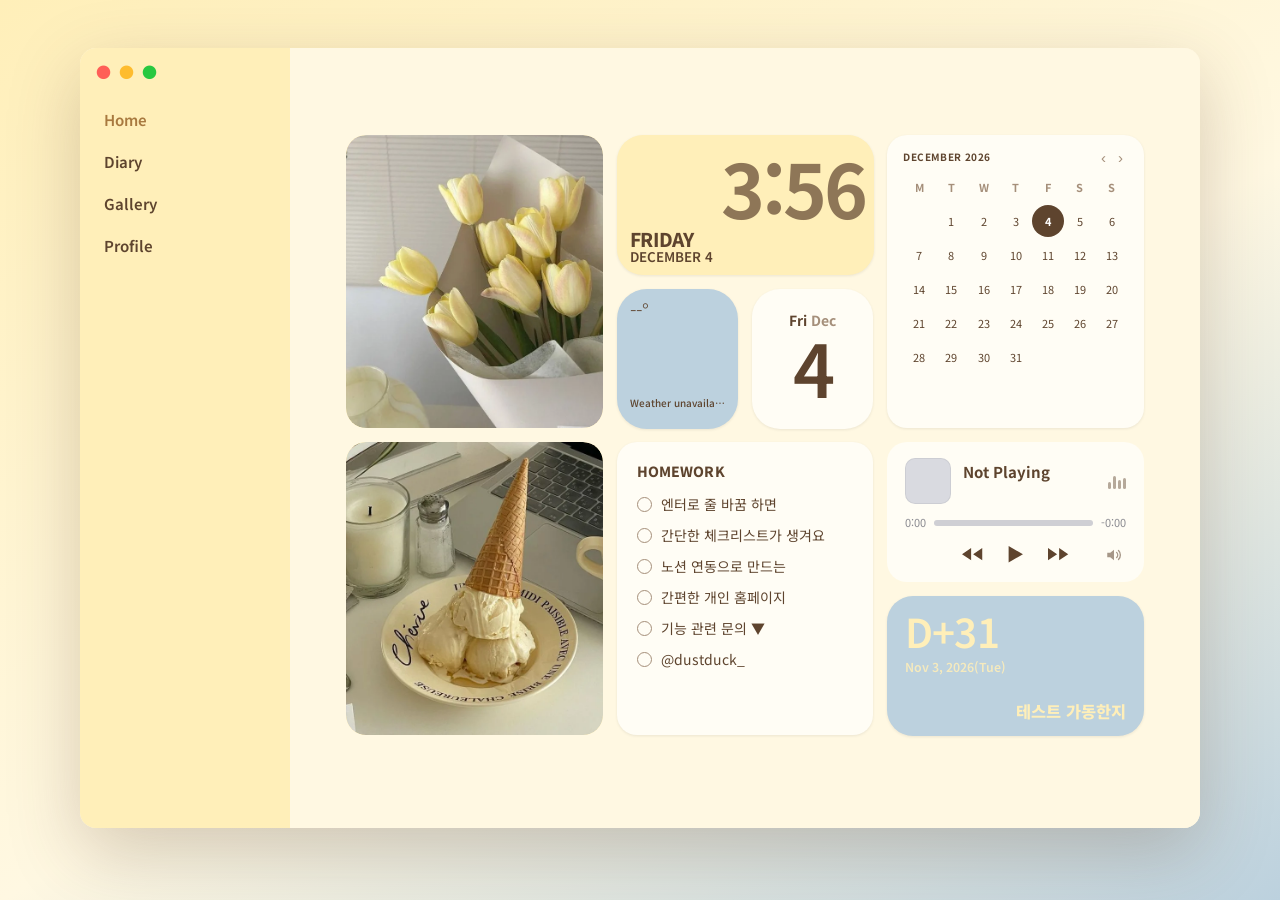
<file: index.html>
<!DOCTYPE html><html lang="ko"><head><meta charset="utf-8"><meta name="viewport" content="width=device-width,initial-scale=1"><title>Mac 샘플 페이지</title><meta name="robots" content="noindex,nofollow,noarchive,noimageindex"><meta property="og:type" content="website"><meta property="og:title" content="Mac 샘플 페이지"><meta property="og:locale" content="ko_KR"><link rel="preconnect" href="https://fonts.googleapis.com"><link rel="preconnect" href="https://fonts.gstatic.com" crossorigin><link rel="stylesheet" href="https://fonts.googleapis.com/css2?family=Noto+Sans+KR:wght@400;500;700&display=swap" media="print" onload="this.media='all'"><noscript><link rel="stylesheet" href="https://fonts.googleapis.com/css2?family=Noto+Sans+KR:wght@400;500;700&display=swap"></noscript><link rel="stylesheet" href="css/site.css"></head><body class="root-97"><main><section class="section-60"><div class="box-1761"><nav class="box-1762"><div class="box-1763"><p class="text-1811">●</p><p class="text-1812">●</p><p class="text-1813">●</p></div><a class="link-278 mac-nav open" data-ck="show" data-to=".box-1765" data-grp=".box-1764" role="tab" aria-selected="true" href="#">Home</a><a class="link-279 mac-nav" data-ck="show" data-to=".box-1769" data-grp=".box-1764" role="tab" aria-selected="false" href="#">Diary</a><a class="link-280 mac-nav" data-ck="show" data-to=".box-1770" data-grp=".box-1764" role="tab" aria-selected="false" href="#">Gallery</a><a class="link-281 mac-nav" data-ck="show" data-to=".box-1771" data-grp=".box-1764" role="tab" aria-selected="false" href="#">Profile</a></nav><div class="box-1764"><div class="box-1765" data-panel role="tabpanel"><div class="box-1766"><div class="stack-101"><div class="box-1767"><img class="image-274" src="images/ahe5ule.webp" alt="튤립 꽃다발 사진" width="600" height="683" fetchpriority="high" decoding="async"></div><div class="clk-46" data-clk="1"><div class="clk-t">1:18</div><div class="clk-w">Saturday</div><div class="clk-d">July 6</div></div><div class="cal-48" data-cal="1"><div class="cal-top"><div class="cal-h" title="오늘이 있는 달로"></div><span class="cal-nav"><button type="button" class="cal-p" aria-label="이전 달">‹</button><button type="button" class="cal-n" aria-label="다음 달">›</button></span></div><div class="cal-g"></div></div><div class="wx-40" data-wx="1" data-c="New York"><div class="wx-t">--°</div><div class="wx-m">Loading…</div><div class="wx-l"></div><canvas class="wx-cv" aria-hidden="true"></canvas></div><div class="dcal-35" data-dcal="1"><div class="dc-h"><b>Wed</b> <span>Mar</span></div><div class="dc-n">12</div></div><div class="box-1768"><img class="image-275" src="images/ab5bh0y.webp" alt="아이스크림 사진" width="600" height="684" loading="lazy" decoding="async"></div><div class="chk-46" data-chk="1"><div class="chk-t">HOMEWORK</div><ul class="chk-l"><li><i></i><span>엔터로 줄 바꿈 하면</span></li><li><i></i><span>간단한 체크리스트가 생겨요</span></li><li><i></i><span>노션 연동으로 만드는</span></li><li><i></i><span>간편한 개인 홈페이지</span></li><li><i></i><span>기능 관련 문의 ▼</span></li><li><i></i><span>@dustduck_</span></li></ul></div><div class="lp-50" data-lp="https://youtu.be/PWK8EuUSMSI" data-vol="30" data-mp="1"><div class="mp-top"><i class="mp-art"></i><div class="mp-m"><p class="mp-t">Not Playing</p><p class="mp-a"></p></div><i class="mp-eq"><b></b><b></b><b></b><b></b></i></div><div class="mp-tm"><span class="mp-e">0:00</span><div class="mp-bar"><i></i></div><span class="mp-r">-0:00</span></div><div class="mp-c"><div class="mp-ct"><button type="button" class="mp-pr" aria-label="이전 곡"><svg viewBox="0 0 24 24"><path d="M11 6v12L2 12zM22 6v12l-9-6z"/></svg></button><button type="button" class="mp-pl" aria-label="재생 / 일시정지"><svg viewBox="0 0 24 24" class="lp-i-play"><path d="M6 4.5v15l13-7.5z"/></svg><svg viewBox="0 0 24 24" class="lp-i-pause"><path d="M6 4h4.5v16H6zM13.5 4H18v16h-4.5z"/></svg></button><button type="button" class="mp-nx" aria-label="다음 곡"><svg viewBox="0 0 24 24"><path d="M13 6v12l9-6zM2 6v12l9-6z"/></svg></button></div><div class="mp-vw"><button type="button" class="mp-vb" aria-label="볼륨" aria-expanded="false"><svg viewBox="0 0 24 24"><path d="M3 9v6h4l5 4V5L7 9z"/><path d="M15.5 8.5a5 5 0 010 7M18 6a8.5 8.5 0 010 12" fill="none" stroke="currentColor" stroke-width="1.8" stroke-linecap="round"/></svg></button><div class="mp-vp" hidden><input type="range" class="mp-vr" min="0" max="100" step="1" value="70" aria-label="볼륨"></div></div></div><div class="lp-yt"></div></div><div class="dday-30" data-dday="1" data-d="2026-11-03" data-v="l"><div class="dd-i">♥</div><div class="dd-t">테스트 가동한지</div><div class="dd-s">2026-11-03</div><div class="dd-n">D-0</div></div></div></div></div><div class="box-1769" data-panel role="tabpanel" hidden><section class="board-65 mac-diary" data-board="diary" data-view="box" data-src="notion" data-cats="top" data-limit="30" aria-label="다이어리 게시판"><ul class="bd-list" aria-live="polite"><li class="bd-msg">불러오는 중…</li></ul></section></div><div class="box-1770" data-panel role="tabpanel" hidden><section class="board-66" data-board="gallery" data-view="photos" data-src="static" data-limit="30" aria-label="사진 갤러리"><ul class="bd-list" aria-live="polite"><li class="bd-msg">불러오는 중…</li></ul></section></div><div class="box-1771" data-panel role="tabpanel" hidden><section class="board-67 mac-prof" data-board="profile" data-view="profile" data-src="notion" data-limit="10" aria-label="프로필 게시판"><ul class="bd-list" aria-live="polite"><li class="bd-msg">불러오는 중…</li></ul></section><section class="board-68 mac-tl" data-board="timeline" data-view="timeline" data-src="notion" data-fold="c" data-limit="30" aria-label="타임라인 게시판"><ul class="bd-list" aria-live="polite"><li class="bd-msg">불러오는 중…</li></ul></section></div></div></div></section></main><script src="js/site.js" defer></script></body></html>
</file>
<file: css/site.css>
*,*::before,*::after{box-sizing:border-box}body{margin:0;-webkit-text-size-adjust:100%;overflow-x:clip}img,video,iframe{max-width:100%}img{height:auto}[hidden]{display:none!important}a{color:inherit}form input,form textarea{width:100%;padding:12px 14px;border:1px solid #cfd0d8;border-radius:10px;font:inherit;background:#fff;color:#111}form button{padding:12px 20px;border:0;border-radius:10px;background:#111;color:#fff;font:inherit;font-weight:600;cursor:pointer}[data-ck]{cursor:pointer}.bd-list{list-style:none;margin:0;padding:0;display:flex;flex-direction:column;gap:10px}.bd-item{border:1px solid rgba(128,128,140,.3);border-radius:12px;overflow:hidden}.bd-item summary{display:flex;justify-content:space-between;gap:12px;padding:14px 16px;cursor:pointer;list-style:none;font-weight:600}.bd-item summary::-webkit-details-marker{display:none}.bd-t{flex:1;min-width:0;overflow-wrap:anywhere;margin:0;font-size:inherit}.bd-n{display:none}.bd-item time{font-weight:400;font-size:.85em;opacity:.6;white-space:nowrap}.bd-b{padding:0 16px 16px;white-space:pre-wrap;line-height:1.7;overflow-wrap:anywhere}.bd-b img{display:block;max-width:100%;margin-top:12px;border-radius:8px}.bd-msg{opacity:.6;padding:8px 2px}.bd-item article{display:flex;flex-direction:column;gap:8px}.bd-item article>.bd-img{display:block;width:100%;aspect-ratio:4/3;object-fit:cover;border-radius:10px}.bd-item article>.bd-b{padding:0}[data-view=line] .bd-list{gap:0}[data-view=line] .bd-item{border:0;border-bottom:1px solid rgba(128,128,140,.3);border-radius:0}[data-view=line] .bd-item summary{padding-left:2px;padding-right:2px}[data-view=table] .bd-list{gap:0;border-top:2px solid currentColor}[data-view=table] .bd-item{border:0;border-bottom:1px solid rgba(128,128,140,.3);border-radius:0}[data-view=table] .bd-item summary{display:grid;grid-template-columns:3em 1fr auto;align-items:baseline;padding:12px 6px;font-weight:500}[data-view=table] .bd-n{display:block;opacity:.55;font-weight:400}[data-view=table] .bd-b{padding:4px 6px 18px 3.4em}[data-view=cards] .bd-list{display:grid;grid-template-columns:repeat(auto-fill,minmax(240px,1fr));gap:16px}[data-view=cards] .bd-item{background:rgba(128,128,140,.07);padding:12px}[data-view=cards] .bd-t{font-weight:600}[data-view=feed] .bd-list{gap:48px}[data-view=feed] .bd-item{border:0;border-radius:0;overflow:visible}[data-view=feed] .bd-item time{order:-2;font-size:.85em}[data-view=feed] .bd-t{order:-1;font-size:1.6em;line-height:1.3;font-weight:700}[data-view=feed] .bd-item article>.bd-img{aspect-ratio:auto;height:auto}[data-view=gallery] .bd-list{flex-direction:row;gap:20px;overflow-x:auto;scroll-snap-type:x mandatory;padding-bottom:14px;-webkit-overflow-scrolling:touch}[data-view=gallery] .bd-item{flex:0 0 min(300px,78%);scroll-snap-align:center;border:0;border-radius:0;overflow:visible}[data-view=gallery] .bd-item article>.bd-img{aspect-ratio:4/5;border-radius:6px}[data-view=gallery] .bd-t{font-weight:600}[data-view=gallery] .bd-list:focus-visible{outline:2px solid currentColor;outline-offset:4px}[data-view=photos] .bd-list{display:grid;grid-template-columns:repeat(auto-fill,minmax(min(190px,44%),1fr));gap:10px}[data-view=photos] .bd-item{background:none;padding:0;border:0;border-radius:14px;overflow:hidden}[data-view=photos] .bd-item article>:not(.bd-img){display:none}[data-view=photos] .bd-item:not(:has(.bd-img)){display:none}[data-view=photos] .bd-item article>.bd-img{display:block;width:100%;height:auto;aspect-ratio:1;object-fit:cover;border-radius:0;transition:transform .35s ease}[data-view=photos] .bd-item:hover article>.bd-img{transform:scale(1.05)}[data-view=photos] .bd-item.bd-lb{cursor:zoom-in}[data-view=photos] .bd-item.bd-lb:focus-visible{outline:2px solid currentColor;outline-offset:2px}[data-view=profile] .bd-list{display:grid;grid-template-columns:repeat(auto-fit,minmax(130px,1fr));max-width:480px;margin-left:auto;margin-right:auto;gap:12px}[data-view=profile] .bd-item{border:0;border-radius:18px;background:rgba(128,128,140,.08);padding:14px;overflow:hidden}[data-view=profile] .bd-item article{gap:6px;text-align:center;align-items:center}[data-view=profile] .bd-item article>.bd-img{aspect-ratio:1;width:100%;border-radius:14px;margin-bottom:6px}[data-view=profile] .bd-item time{display:none}[data-view=profile] .bd-cat{opacity:1;font-size:.72em;letter-spacing:.08em;text-transform:uppercase;padding:2px 10px;border-radius:999px;background:rgba(128,128,140,.18);margin:0}[data-view=profile] .bd-t{font-size:1.2em;font-weight:800;order:0}[data-view=profile] .bd-item article>.bd-b{font-size:.9em;opacity:.85;line-height:1.7;text-align:center;word-break:keep-all}[data-view=timeline] .bd-list{gap:0;position:relative;padding:0}[data-view=timeline] .bd-list::before{content:"";position:absolute;left:50%;top:0;bottom:0;width:2px;margin-left:-1px;background:rgba(128,128,140,.3)}[data-view=timeline] .bd-item{border:0;border-radius:0;overflow:visible;padding:0 0 28px;width:calc(50% - 28px);box-sizing:border-box;text-align:right;position:relative}[data-view=timeline] .bd-item:nth-child(even){margin-left:calc(50% + 28px);text-align:left}[data-view=timeline] .bd-item:last-child{padding-bottom:4px}[data-view=timeline] .bd-item::before{content:"";position:absolute;right:-35px;top:.35em;width:12px;height:12px;border-radius:50%;background:currentColor;box-shadow:0 0 0 4px rgba(128,128,140,.18)}[data-view=timeline] .bd-item:nth-child(even)::before{right:auto;left:-35px}[data-view=timeline] .bd-item::after{content:"";position:absolute;right:-24px;top:calc(.35em + 5px);width:24px;height:2px;background:rgba(128,128,140,.3)}[data-view=timeline] .bd-item:nth-child(even)::after{right:auto;left:-24px}[data-view=timeline] .bd-item article>.bd-img{margin-left:auto}[data-view=timeline] .bd-item:nth-child(even) article>.bd-img{margin-left:0}@media (max-width:479px){[data-view=timeline] .bd-item{width:calc(50% - 18px);font-size:.92em}[data-view=timeline] .bd-item:nth-child(even){margin-left:calc(50% + 18px)}[data-view=timeline] .bd-item::before{right:-24px;width:10px;height:10px;box-shadow:0 0 0 3px rgba(128,128,140,.18)}[data-view=timeline] .bd-item:nth-child(even)::before{left:-24px}[data-view=timeline] .bd-item::after{right:-18px;width:18px}[data-view=timeline] .bd-item:nth-child(even)::after{left:-18px}}[data-view=timeline] .bd-item article{gap:3px}[data-view=timeline] .bd-item time{order:-2;font-size:.8em;font-weight:700;letter-spacing:.04em;opacity:.65}[data-view=timeline] .bd-cat{order:-3;margin:0;font-size:.72em;letter-spacing:.06em;text-transform:uppercase}[data-view=timeline] .bd-t{order:-1;font-size:1.1em;font-weight:700}[data-view=timeline] .bd-item article>.bd-b{line-height:1.7}[data-view=timeline] .bd-tg{cursor:pointer;-webkit-tap-highlight-color:transparent}[data-view=timeline] .bd-tg::after{content:"";display:inline-block;width:.38em;height:.38em;border:solid currentColor;border-width:0 2px 2px 0;transform:rotate(45deg);margin-left:.6em;vertical-align:.18em;opacity:.55;transition:transform .25s}[data-view=timeline] .bd-open .bd-tg::after{transform:rotate(-135deg);vertical-align:-.05em}[data-view=timeline] .bd-tg:focus-visible{outline:2px solid currentColor;outline-offset:3px;border-radius:4px}[data-view=timeline] .bd-item article>.bd-img{aspect-ratio:auto;height:auto;max-width:320px;border-radius:10px;margin-top:6px}[data-view=orbitline].ot-on{min-height:calc(100vh + var(--otn,0)*58vh);min-height:calc(100svh + var(--otn,0)*58svh)}[data-view=orbitline] .ot-on .bd-list,[data-view=orbitline].ot-on .bd-list{position:absolute;width:1px;height:1px;margin:-1px;overflow:hidden;clip:rect(0,0,0,0);white-space:nowrap}[data-view=orbitline] .ot-st{position:sticky;top:0;height:100vh;height:100svh;min-height:480px;display:grid;grid-template-columns:minmax(0,1.15fr) minmax(0,.85fr);align-items:center;column-gap:3vw;padding:0 4vw;box-sizing:border-box}[data-view=orbitline] .ot-sample{position:relative;height:auto;min-height:0;padding:12px 0}[data-view=orbitline] .ot-svg{width:min(100%,86vh);height:auto;aspect-ratio:1;justify-self:center;overflow:visible}[data-view=orbitline] .ot-sample .ot-svg{width:min(100%,320px)}[data-view=orbitline] .ot-ring{fill:none;stroke:currentColor;stroke-opacity:.2;stroke-width:1}[data-view=orbitline] .ot-ring.ot-d{stroke-dasharray:2 6;stroke-opacity:.34}[data-view=orbitline] .ot-tk line{stroke:currentColor;stroke-opacity:.4;stroke-width:1}[data-view=orbitline] .ot-core{fill:currentColor}[data-view=orbitline] .ot-ld{stroke:currentColor;stroke-opacity:.45;stroke-width:1;stroke-dasharray:1 5}[data-view=orbitline] .ot-path{fill:none;stroke:currentColor;stroke-opacity:.38;stroke-width:1;stroke-dasharray:3 5}[data-view=orbitline] .ot-dot{fill:currentColor;fill-opacity:.32;stroke:transparent;stroke-width:16px;cursor:pointer;outline:none}[data-view=orbitline] .ot-dot.past{fill-opacity:.62}[data-view=orbitline] .ot-dot.on{fill-opacity:1}[data-view=orbitline] .ot-dot:focus-visible{stroke:currentColor;stroke-opacity:.6;stroke-width:2px}[data-view=orbitline] .ot-halo{fill:none;stroke:currentColor;stroke-opacity:.7;stroke-width:1}[data-view=orbitline] .ot-lb{font:10px ui-monospace,Menlo,Consolas,monospace;fill:currentColor;fill-opacity:.55;letter-spacing:.08em;pointer-events:none}[data-view=orbitline] .ot-cap{padding:0 0 0 2vw;max-width:460px}[data-view=orbitline] .ot-n{font:11px ui-monospace,Menlo,Consolas,monospace;letter-spacing:.24em;opacity:.5}[data-view=orbitline] .ot-dt{font:12px ui-monospace,Menlo,Consolas,monospace;letter-spacing:.14em;opacity:.65;margin-top:20px}[data-view=orbitline] .ot-tt{font:400 clamp(28px,3.4vw,46px)/1.15 Georgia,"Times New Roman",serif;letter-spacing:-.02em;margin:10px 0 16px;padding:0}[data-view=orbitline] .ot-bd{font-size:14px;line-height:1.9;opacity:.75;white-space:pre-line;max-height:34vh;overflow:hidden}[data-view=orbitline] .ot-hint{font:10px ui-monospace,Menlo,Consolas,monospace;letter-spacing:.22em;opacity:.4;margin-top:30px}[data-view=orbitline] .ot-in .ot-dt,[data-view=orbitline] .ot-in .ot-tt,[data-view=orbitline] .ot-in .ot-bd{animation:otf .5s ease both}@keyframes otf{from{opacity:0;transform:translateY(10px)}to{opacity:var(--o,1);transform:none}}@media (max-width:760px){[data-view=orbitline] .ot-st{grid-template-columns:1fr;align-content:center;row-gap:8px;padding:0 20px}[data-view=orbitline] .ot-svg{width:min(100%,46svh)}[data-view=orbitline] .ot-lb{font-size:17px}[data-view=orbitline] .ot-cap{padding:0;max-width:none}[data-view=orbitline] .ot-bd{max-height:22svh;font-size:13px}[data-view=orbitline] .ot-hint{display:none}}@media (prefers-reduced-motion:reduce){[data-view=orbitline] .ot-in .ot-dt,[data-view=orbitline] .ot-in .ot-tt,[data-view=orbitline] .ot-in .ot-bd{animation:none}}[data-view=profile] .bd-list{}[data-view=custom] .bd-item{border:0;border-radius:0;overflow:visible;min-width:0}[data-lay=grid2] .bd-list{display:grid;grid-template-columns:repeat(2,minmax(0,1fr))}[data-lay=grid3] .bd-list{display:grid;grid-template-columns:repeat(3,minmax(0,1fr))}[data-lay=grid4] .bd-list{display:grid;grid-template-columns:repeat(4,minmax(0,1fr))}[data-lay=scroll] .bd-list{flex-direction:row;overflow-x:auto;scroll-snap-type:x mandatory;padding-bottom:14px;-webkit-overflow-scrolling:touch}[data-lay=scroll] .bd-item{flex:0 0 auto;scroll-snap-align:center}[data-bind=body]{white-space:pre-wrap}.bd-item{position:relative}.bd-a{position:absolute;top:0;right:0;bottom:0;left:0;z-index:1;border-radius:inherit}.bd-a:focus-visible{outline:2px solid currentColor;outline-offset:-2px}.bd-more{display:inline-block;margin-top:10px;font-size:.9em;text-decoration:underline;color:inherit}@media (max-width:359px){[data-view=profile] .bd-list{grid-template-columns:1fr}}@media (max-width:991px){[data-lay=grid4] .bd-list{grid-template-columns:repeat(2,minmax(0,1fr))}}@media (max-width:479px){[data-lay=grid2] .bd-list,[data-lay=grid3] .bd-list,[data-lay=grid4] .bd-list{grid-template-columns:1fr}}.bd-cats{display:flex;flex-wrap:wrap;gap:8px;margin:0 0 16px}.bd-cb,.bd-cats>button{font:inherit;color:inherit;background:transparent;border:1px solid rgba(128,128,140,.3);border-radius:999px;padding:6px 14px;cursor:pointer;display:inline-flex;gap:6px;align-items:center}.bd-cats small{opacity:.6;font-size:.85em}.bd-cats [aria-pressed=true]{background:rgba(128,128,140,.22);font-weight:700;border-color:transparent}.bd-cb:focus-visible,.bd-cats>button:focus-visible{outline:2px solid currentColor;outline-offset:2px}.bd-cat{display:inline-block;font-size:.8em;font-weight:700;opacity:.7;margin-bottom:2px}[data-cats=left]{display:grid;grid-template-columns:180px minmax(0,1fr);column-gap:24px}[data-cats=left]>*:not(.bd-cats){grid-column:2}[data-cats=left]>.bd-cats{grid-column:1;grid-row:1 / span 99;align-self:start;flex-direction:column;flex-wrap:nowrap;gap:2px;margin:0;padding-right:14px;border-right:1px solid rgba(128,128,140,.3)}[data-cats=left] .bd-cats>button{border:0;border-radius:8px;justify-content:space-between;padding:8px 10px;text-align:left}@media (max-width:640px){[data-cats=left]{display:block}[data-cats=left]>.bd-cats{flex-direction:row;flex-wrap:wrap;border:0;padding:0;margin:0 0 16px;gap:8px}[data-cats=left] .bd-cats>button{border:1px solid rgba(128,128,140,.3);border-radius:999px;justify-content:flex-start}}[data-catnav]{position:relative}.cn-b{font:inherit;color:inherit;background:transparent;border:1px solid rgba(128,128,140,.3);border-radius:10px;padding:8px 14px;cursor:pointer;display:flex;justify-content:space-between;gap:10px;align-items:center;width:100%;text-align:left}.cn-b::after{content:"\25BE";opacity:.6;transition:transform .15s}.cn-b[aria-expanded=true]::after{transform:rotate(180deg)}.cn-b:focus-visible,.cn-l a:focus-visible{outline:2px solid currentColor;outline-offset:2px}.cn-l{list-style:none;margin:0;padding:6px 0 0}.cn-l[hidden]{display:none}.cn-l a{display:flex;justify-content:space-between;gap:10px;padding:7px 10px;border-radius:8px;color:inherit;text-decoration:none}.cn-l a:hover,.cn-l a[aria-current]{background:rgba(128,128,140,.18)}.cn-l a[aria-current]{font-weight:700}.cn-l small{opacity:.6}[data-cstyle=fold] .cn-b{border:0;padding:6px 2px;font-weight:700}[data-cstyle=drop] .cn-l{position:absolute;left:0;top:calc(100% + 6px);min-width:100%;z-index:30;padding:6px;background:Canvas;color:CanvasText;border:1px solid rgba(128,128,140,.3);border-radius:12px;box-shadow:0 10px 30px rgba(0,0,0,.15)}.bd-item.bd-cur{background:rgba(128,128,140,.14);box-shadow:inset 3px 0 0 currentColor;padding:10px 12px;margin:-10px -12px;border-radius:8px}[data-prev="1"] .bd-item article>.bd-b,[data-prev="1"] [data-bind=body]{display:-webkit-box;-webkit-box-orient:vertical;-webkit-line-clamp:1;overflow:hidden}[data-prev="2"] .bd-item article>.bd-b,[data-prev="2"] [data-bind=body]{display:-webkit-box;-webkit-box-orient:vertical;-webkit-line-clamp:2;overflow:hidden}[data-prev="3"] .bd-item article>.bd-b,[data-prev="3"] [data-bind=body]{display:-webkit-box;-webkit-box-orient:vertical;-webkit-line-clamp:3;overflow:hidden}.lp-rec{position:absolute;left:5%;top:6.1%;width:72%;aspect-ratio:1;border-radius:50%;background:radial-gradient(circle,#2f4a4d,#16282b) center/cover;box-shadow:0 0 0 1.2cqw #0c0c0d,0 0 0 1.4cqw #2a2a2d;animation:lpspin 9s linear infinite;animation-play-state:paused}.lp-rec::after{content:"";position:absolute;inset:0;border-radius:50%;background:repeating-radial-gradient(circle,rgba(0,0,0,.16) 0 .25cqw,rgba(255,255,255,.05) .25cqw .5cqw),conic-gradient(from 20deg,rgba(255,255,255,.12),transparent 20%,rgba(255,255,255,.1) 50%,transparent 70%,rgba(255,255,255,.12))}.lp-hole{position:absolute;left:50%;top:50%;width:3.2cqw;height:3.2cqw;margin:-1.6cqw 0 0 -1.6cqw;border-radius:50%;background:#e8e8ea;z-index:2;box-shadow:0 0 0 .8cqw rgba(0,0,0,.35)}.lp-ring{position:absolute;left:3.56%;top:4.3%;width:75%;aspect-ratio:1;transform:rotate(-90deg);pointer-events:none;z-index:2;overflow:visible}.lp-ring circle{fill:none;stroke:currentColor;stroke-width:.55;stroke-linecap:round;transition:stroke-dasharray .5s linear}.lp-tn{position:absolute;left:0;top:0;width:100%;height:100%;pointer-events:none;z-index:3;overflow:visible}.lp-arm{transform-origin:596px 108px;transform:rotate(-12deg);transition:transform 1s cubic-bezier(.4,0,.2,1);filter:drop-shadow(0 6px 5px rgba(0,0,0,.35))}.on .lp-arm{transform:rotate(0deg)}.lp-vol{position:absolute;right:5%;top:50%;width:4.2%;height:36%;touch-action:none;cursor:ns-resize;z-index:4;outline:none}.lp-vt{position:absolute;left:0;right:0;top:0;bottom:0;border-radius:.9cqw;background:linear-gradient(90deg,rgba(255,255,255,.04),rgba(255,255,255,.11) 50%,rgba(255,255,255,.04));box-shadow:inset 0 0 0 .25cqw rgba(255,255,255,.1),inset 0 .4cqw .8cqw rgba(0,0,0,.45)}.lp-vt::before{content:"";position:absolute;left:50%;top:6%;bottom:6%;width:.9cqw;margin-left:-.45cqw;border-radius:1cqw;background:linear-gradient(90deg,#020202,#1a1a1c);box-shadow:0 0 0 .2cqw rgba(255,255,255,.14),inset 0 .2cqw .3cqw rgba(0,0,0,.8)}.lp-vt::after{content:"";position:absolute;left:6%;right:6%;top:6%;bottom:6%;background:repeating-linear-gradient(180deg,rgba(255,255,255,.5) 0 .2cqw,transparent .2cqw 2.1cqw) left/18% 100% no-repeat,repeating-linear-gradient(180deg,rgba(255,255,255,.5) 0 .2cqw,transparent .2cqw 2.1cqw) right/18% 100% no-repeat,repeating-linear-gradient(180deg,rgba(255,255,255,.85) 0 .25cqw,transparent .25cqw 8.4cqw) left/30% 100% no-repeat,repeating-linear-gradient(180deg,rgba(255,255,255,.85) 0 .25cqw,transparent .25cqw 8.4cqw) right/30% 100% no-repeat}.lp-vk{position:absolute;left:-14%;width:128%;height:12%;top:26.4%;border-radius:.7cqw;background:repeating-linear-gradient(180deg,rgba(0,0,0,.28) 0 .15cqw,transparent .15cqw .55cqw),linear-gradient(180deg,#c3c3c8,#76767c 48%,#5c5c61 52%,#a1a1a7);box-shadow:0 .5cqw 1cqw rgba(0,0,0,.55),inset 0 .15cqw .15cqw rgba(255,255,255,.5)}.lp-vk::after{content:"";position:absolute;left:10%;right:10%;top:50%;height:.4cqw;margin-top:-.2cqw;background:#f4f4f7;border-radius:1cqw;box-shadow:0 0 .6cqw rgba(255,255,255,.5)}.lp-ti{position:absolute;left:13.5%;bottom:5.4%;width:44%;margin:0;font-size:2.6cqw;line-height:1.3;opacity:.85;white-space:nowrap;overflow:hidden;text-overflow:ellipsis;z-index:4}.on .lp-rec{animation-play-state:running}.lp-pl{position:absolute;left:2.4%;bottom:3.6%;width:9%;aspect-ratio:1;border:0;padding:0;cursor:pointer;color:inherit;background:#3a3a3d;border-radius:50%;display:flex;align-items:center;justify-content:center;transition:background .2s,transform .15s;z-index:4}.lp-pl:hover{background:#505055;transform:scale(1.06)}.lp-pl svg{width:52%;height:52%;fill:currentColor}.lp-i-pause{display:none}.on .lp-i-pause{display:block}.on .lp-i-play{display:none}[data-mp]{display:flex;flex-direction:column;justify-content:center;gap:10px;padding:14px 18px 12px}.mp-top{display:flex;align-items:center;gap:12px}.mp-art{flex:0 0 46px;width:46px;height:46px;border-radius:10px;background:#d9dae0 center/cover;box-shadow:inset 0 0 0 1px rgba(0,0,0,.06)}.mp-m{flex:1;min-width:0}.mp-t{margin:0;font-size:15px;font-weight:700;line-height:1.3;white-space:nowrap;overflow:hidden;text-overflow:ellipsis}.mp-a{margin:1px 0 0;font-size:13px;color:#8a8a90;white-space:nowrap;overflow:hidden;text-overflow:ellipsis;min-height:1.3em}.mp-eq{display:flex;align-items:flex-end;gap:2px;height:16px;flex:0 0 auto;opacity:.45}.mp-eq b{display:block;width:3px;height:40%;border-radius:2px;background:currentColor}.on .mp-eq b{animation:mpeq .9s ease-in-out infinite alternate}.mp-eq b:nth-child(2){animation-delay:-.3s!important;height:80%}.mp-eq b:nth-child(3){animation-delay:-.6s!important;height:55%}.mp-eq b:nth-child(4){animation-delay:-.15s!important;height:70%}.mp-tm{display:flex;align-items:center;gap:8px;font-size:11px;color:#8a8a90;font-variant-numeric:tabular-nums}.mp-bar{position:relative;flex:1;height:6px;border-radius:3px;background:#cfcfd4;overflow:hidden;cursor:pointer}.mp-bar i{display:block;height:100%;width:0;background:#76767b;border-radius:3px;transition:width .5s linear}.mp-c{position:relative;display:grid;grid-template-columns:minmax(0,1fr) auto minmax(24px,1fr);align-items:center}.mp-ct{display:flex;align-items:center;justify-content:center;gap:clamp(10px,8cqw,34px);grid-column:2}.mp-vw{display:flex;flex:none;grid-column:3;justify-self:end}.mp-vb{border:0;padding:3px;background:transparent;color:inherit;opacity:.55;cursor:pointer;display:flex;border-radius:6px;transition:opacity .15s}.mp-vb:hover,.mp-vb[aria-expanded="true"]{opacity:1}.mp-vb svg{width:18px;height:18px;fill:currentColor}.mp-vp{position:absolute;right:-4px;bottom:calc(100% + 8px);padding:9px 12px;border-radius:12px;background:#fff;box-shadow:0 4px 18px rgba(0,0,0,.2),0 0 0 1px rgba(0,0,0,.06);z-index:30}.mp-vp[hidden]{display:none}.mp-vr{-webkit-appearance:none;appearance:none;display:block;width:110px;height:4px;border-radius:2px;background:#cfcfd4;outline:none;cursor:pointer;margin:0}.mp-vr::-webkit-slider-thumb{-webkit-appearance:none;width:14px;height:14px;border-radius:50%;background:#555;border:0}.mp-vr::-moz-range-thumb{width:14px;height:14px;border-radius:50%;background:#555;border:0}.mp-pr,.mp-pl,.mp-nx{border:0;padding:0;background:transparent;color:inherit;cursor:pointer;display:flex;align-items:center;justify-content:center;transition:transform .15s,opacity .15s}.mp-pr:hover,.mp-pl:hover,.mp-nx:hover{transform:scale(1.1)}.mp-pr svg,.mp-nx svg{width:clamp(22px,11cqw,28px);height:clamp(22px,11cqw,28px);fill:currentColor}.mp-pl svg{width:clamp(24px,12cqw,30px);height:clamp(24px,12cqw,30px);fill:currentColor}.lp-yt{position:absolute;left:0;top:0;width:200px;height:200px;opacity:0;pointer-events:none;z-index:-1}@keyframes mpeq{from{height:25%}to{height:100%}}@keyframes lpspin{to{transform:rotate(360deg)}}@media (prefers-reduced-motion:reduce){.lp-rec{animation:none!important}}.cal-top{display:flex;align-items:center;justify-content:space-between;margin:0 0 6px}.cal-h{font-size:clamp(8px,2.4vw,10px);font-weight:700;color:var(--ac,#d33);letter-spacing:.04em;cursor:pointer}.cal-nav{display:flex;gap:2px}.cal-nav button{border:0;background:transparent;color:var(--tx2,#999);font-size:15px;line-height:1;padding:0 5px;cursor:pointer;border-radius:6px}.cal-nav button:hover{color:inherit;background:rgba(0,0,0,.06)}.cal-g{max-width:250px;margin:0 auto;display:grid;grid-template-columns:repeat(7,minmax(0,1fr));gap:2px 0;text-align:center;font-size:clamp(9px,2.7vw,11px);line-height:1;color:inherit;font-variant-numeric:tabular-nums}.cal-g i{font-style:normal;display:flex;align-items:center;justify-content:center;min-width:0;padding:0;aspect-ratio:1;box-sizing:border-box}.cal-g .cal-w{font-weight:700;color:var(--tx2,#999)}.cal-g .cal-t{background:var(--ac,#d33);color:#fff;border-radius:50%;font-weight:700}.cal-g .cal-e{position:relative;cursor:pointer}.cal-g .cal-e::after{content:"";position:absolute;left:50%;bottom:11%;width:4px;height:4px;margin-left:-2px;border-radius:50%;background:var(--ac,#d33)}.cal-g .cal-t.cal-e::after{background:#fff}.cal-ev{position:absolute;left:8px;right:8px;bottom:8px;max-height:72%;overflow:auto;padding:10px 12px;border-radius:12px;background:#fff;color:#2a2a2a;box-shadow:0 4px 18px rgba(0,0,0,.2),0 0 0 1px rgba(0,0,0,.06);z-index:30;font-size:12px;line-height:1.45;text-align:left}.cal-ev[hidden]{display:none}.cal-ev b{display:flex;justify-content:space-between;align-items:center;margin:0 0 6px;font-size:12px}.cal-ev button{border:0;background:transparent;color:inherit;font-size:16px;line-height:1;cursor:pointer;padding:0 2px;opacity:.6}.cal-ev p{margin:0 0 5px}.cal-ev p span{display:inline-block;min-width:3.4em;opacity:.55;font-variant-numeric:tabular-nums}.cal-ev p small{opacity:.55;margin-left:4px}[data-clk]{container-type:size;position:relative;overflow:hidden}.clk-t{position:absolute;right:min(3.5cqw,7.52cqh);top:37%;transform:translateY(-50%);font:700 min(29cqw,62.35cqh)/1 -apple-system,BlinkMacSystemFont,"Helvetica Neue","Noto Sans KR",Arial,sans-serif;letter-spacing:-.04em;opacity:.7;white-space:nowrap;font-variant-numeric:tabular-nums;z-index:0}.clk-w{position:absolute;left:min(5cqw,10.75cqh);bottom:min(10.5cqw,22.57cqh);font-size:min(7.4cqw,15.91cqh);font-weight:800;line-height:1;text-transform:uppercase;letter-spacing:-.02em;white-space:nowrap;z-index:1}[data-w=s] .clk-w{text-transform:none;font-style:italic;font-weight:400;letter-spacing:0;font-size:min(9cqw,19.35cqh)}.clk-d{position:absolute;left:min(5cqw,10.75cqh);bottom:min(4.5cqw,9.67cqh);font:600 min(5.2cqw,11.18cqh)/1 -apple-system,BlinkMacSystemFont,"Helvetica Neue","Noto Sans KR",Arial,sans-serif;text-transform:uppercase;white-space:nowrap;z-index:1}[data-wx]{container-type:size;position:relative;overflow:hidden;font-family:-apple-system,BlinkMacSystemFont,"Helvetica Neue","Noto Sans KR",Arial,sans-serif}.wx-t{position:absolute;left:min(11cqw,11cqh);top:min(8cqw,8cqh);font-size:min(16cqw,16cqh);font-weight:300;line-height:1.1;letter-spacing:-.02em}.wx-l{position:absolute;left:min(11cqw,11cqh);right:min(9cqw,9cqh);bottom:min(9cqw,9cqh);font-size:min(6.2cqw,6.2cqh);font-weight:500;line-height:1.2;white-space:nowrap;overflow:hidden;text-overflow:ellipsis;opacity:.5}.wx-m{position:absolute;left:min(11cqw,11cqh);right:min(9cqw,9cqh);bottom:min(16.5cqw,16.5cqh);font-size:min(8.2cqw,8.2cqh);font-weight:500;line-height:1.2;white-space:nowrap;overflow:hidden;text-overflow:ellipsis}.wx-cv{position:absolute;left:min(8cqw,8cqh);top:25%;width:calc(100% - min(16cqw,16cqh));height:38%;display:block}[data-dcal]{container-type:size;position:relative;overflow:hidden;font-family:-apple-system,BlinkMacSystemFont,"Helvetica Neue","Noto Sans KR",Arial,sans-serif;display:flex;flex-direction:column;align-items:center;justify-content:center}.dc-h{font-size:min(11.5cqw,11.5cqh);line-height:1;font-weight:700;white-space:nowrap;margin-bottom:min(2cqw,2cqh)}.dc-h span{color:var(--tx2,#8e8e93);font-weight:700}.dc-n{font-size:min(60cqw,60cqh);line-height:1;font-weight:600;letter-spacing:-.03em;font-variant-numeric:tabular-nums}[data-dday]{container-type:size;position:relative;overflow:hidden;font-family:-apple-system,BlinkMacSystemFont,"Helvetica Neue","Noto Sans KR",Arial,sans-serif}.dd-i{color:var(--ac,#e5383b);position:absolute;left:min(7cqw,16.10cqh);top:min(4.5cqw,10.35cqh);font-size:min(10.5cqw,24.15cqh);line-height:1}.dd-t{position:absolute;left:min(22cqw,50.60cqh);right:min(5cqw,11.50cqh);top:min(5cqw,11.50cqh);font-size:min(7.2cqw,16.56cqh);font-weight:800;line-height:1.2;text-transform:uppercase;white-space:nowrap;overflow:hidden;text-overflow:ellipsis}.dd-s{position:absolute;left:min(22cqw,50.60cqh);right:min(5cqw,11.50cqh);top:min(13.5cqw,31.05cqh);font-size:min(4.6cqw,10.58cqh);line-height:1.2;opacity:.6;white-space:nowrap;overflow:hidden;text-overflow:ellipsis}[data-v="l"] .dd-n{left:min(7cqw,16.10cqh);right:auto;bottom:auto;top:min(6cqw,13.80cqh);width:min(80cqw,184.00cqh);text-align:left;font-size:min(15.5cqw,35.65cqh);font-weight:600;letter-spacing:-.02em}[data-v="l"] .dd-s{left:min(7cqw,16.10cqh);right:auto;width:min(80cqw,184.00cqh);top:min(25cqw,57.50cqh);font-size:min(4.8cqw,11.04cqh);opacity:.85;font-weight:600}[data-v="l"] .dd-i{display:none}[data-v="l"] .dd-t{left:min(40cqw,92.00cqh);right:min(7cqw,16.10cqh);top:auto;bottom:min(5.5cqw,12.65cqh);font-size:min(6.4cqw,14.72cqh);text-align:right}.dd-n{position:absolute;right:min(6cqw,13.80cqh);bottom:min(5cqw,11.50cqh);font-size:min(12.5cqw,28.75cqh);font-weight:600;line-height:1;white-space:nowrap;font-variant-numeric:tabular-nums}.chk-t{font-size:14px;font-weight:800;margin:0 0 8px;letter-spacing:.01em}.chk-l{list-style:none;margin:0;padding:0;display:flex;flex-direction:column;gap:2px}.chk-l li{display:flex;align-items:center;gap:9px;font-size:14px;line-height:1.5;padding:4px 0;color:inherit;cursor:pointer;user-select:none}.chk-l li i{flex:0 0 15px;width:15px;height:15px;box-sizing:border-box;border:1.5px solid var(--tx2,#888);border-radius:50%;position:relative;transition:background .15s,border-color .15s}.chk-l li.done i{border-color:transparent;opacity:.45}.chk-l li.done i::after{content:"";position:absolute;left:50%;top:50%;width:5px;height:9px;border:solid currentColor;border-width:0 2px 2px 0;transform:translate(-50%,-62%) rotate(45deg)}.chk-l li.done span{text-decoration:line-through;opacity:.45}body.root-97{font-family:'Noto Sans KR',sans-serif;color:#1c1c22;background-color:#ffffff;font-size:16px;line-height:1.6;background-image:linear-gradient(150deg,#FFEFB9 0%,#FFF8E2 55%,#BCD1DE 100%);background-attachment:fixed;display:flex;flex-direction:column;min-height:100vh}.section-60{display:flex;flex-direction:column;align-items:center;padding-top:48px;padding-right:20px;padding-bottom:48px;padding-left:20px;width:100%;flex:1;justify-content:center}.box-1761{display:flex;flex-direction:row;gap:0;padding-top:0;padding-right:0;padding-bottom:0;padding-left:0;width:1120px;max-width:100%;height:min(780px,calc(100vh - 96px));min-height:480px;border-radius:16px;overflow:hidden;box-shadow:0 24px 70px rgba(94,68,46,.25);font-family:-apple-system,BlinkMacSystemFont,"Helvetica Neue","Noto Sans KR",sans-serif;background-color:#FFF8E2}.box-1762{display:flex;flex-direction:column;gap:4px;padding-top:16px;padding-right:12px;padding-bottom:16px;padding-left:12px;width:210px;flex-shrink:0;background-color:#FFEFB9}.box-1763{display:flex;flex-direction:row;gap:8px;padding-top:0;padding-right:4px;padding-bottom:18px;padding-left:4px;flex-shrink:0;width:auto}.text-1811{margin-top:0;margin-right:0;margin-bottom:0;margin-left:0;font-size:15px;line-height:1;color:#ff5f57;width:auto;flex-shrink:0;flex-grow:0}.text-1812{margin-top:0;margin-right:0;margin-bottom:0;margin-left:0;font-size:15px;line-height:1;color:#febc2e;width:auto;flex-shrink:0;flex-grow:0}.text-1813{margin-top:0;margin-right:0;margin-bottom:0;margin-left:0;font-size:15px;line-height:1;color:#28c840;width:auto;flex-shrink:0;flex-grow:0}.link-278{color:#5E442E;text-decoration:none;width:fit-content;font-weight:600;font-size:15px;padding-top:7px;padding-right:12px;padding-bottom:7px;padding-left:12px;border-radius:8px;display:block}.link-279{color:#5E442E;text-decoration:none;width:fit-content;font-weight:600;font-size:15px;padding-top:7px;padding-right:12px;padding-bottom:7px;padding-left:12px;border-radius:8px;display:block}.link-280{color:#5E442E;text-decoration:none;width:fit-content;font-weight:600;font-size:15px;padding-top:7px;padding-right:12px;padding-bottom:7px;padding-left:12px;border-radius:8px;display:block}.link-281{color:#5E442E;text-decoration:none;width:fit-content;font-weight:600;font-size:15px;padding-top:7px;padding-right:12px;padding-bottom:7px;padding-left:12px;border-radius:8px;display:block}.box-1764{display:flex;flex-direction:column;gap:12px;padding-top:34px;padding-right:32px;padding-bottom:40px;padding-left:32px;flex:1;min-width:0;background-color:#FFF8E2;overflow-y:auto}.box-1765{display:flex;flex-direction:column;gap:14px;padding-top:32px;padding-right:24px;padding-bottom:32px;padding-left:24px;flex:1 1 auto;justify-content:center}.box-1766{display:flex;flex-direction:column;gap:12px;padding-top:0;padding-right:0;padding-bottom:0;padding-left:0;container-type:inline-size;width:100%;max-width:1000px}.stack-101{display:grid;grid-template-columns:repeat(6,minmax(0,1fr));gap:14px;grid-auto-rows:calc((100cqw - 70px) / 6 * 1.15);grid-auto-flow:row dense;width:100%}.box-1767{display:flex;flex-direction:column;gap:12px;padding-top:0;padding-right:0;padding-bottom:0;padding-left:0;grid-column:span 2;grid-row:span 2;border-radius:20px;overflow:hidden;background-color:#FFEFB9}.image-274{display:block;width:100%;height:100%;max-width:100%;border-width:0;object-fit:cover;border-radius:20px}.clk-46{width:auto;max-width:none;aspect-ratio:auto;background-color:#FFEFB9;color:#5E442E;border-radius:26px;box-shadow:0 1px 3px rgba(0,0,0,.08);padding-top:0;padding-right:0;padding-bottom:0;padding-left:0;box-sizing:border-box;grid-column:span 2;grid-row:span 1}.cal-48{position:relative;width:auto;max-width:none;background-color:#FFFDF5;color:#5E442E;border-radius:20px;padding-top:14px;padding-right:16px;padding-bottom:14px;padding-left:16px;box-shadow:0 1px 3px rgba(0,0,0,.08);overflow:hidden;box-sizing:border-box;grid-column:span 2;grid-row:span 2;aspect-ratio:auto;--ac:#5E442E;--tx2:#a58f7a}.wx-40{width:auto;max-width:none;aspect-ratio:auto;background-color:#BCD1DE;color:#5E442E;border-radius:30px;padding-top:0;padding-right:0;padding-bottom:0;padding-left:0;box-shadow:0 1px 3px rgba(0,0,0,.08);box-sizing:border-box;grid-column:span 1;grid-row:span 1;--ac:#5E442E;--tx2:#6f6a68}.dcal-35{width:auto;max-width:none;aspect-ratio:auto;background-color:#FFFDF5;color:#5E442E;border-radius:28px;box-shadow:0 1px 3px rgba(0,0,0,.08);box-sizing:border-box;grid-column:span 1;grid-row:span 1;--ac:#5E442E;--tx2:#a58f7a}.box-1768{display:flex;flex-direction:column;gap:12px;padding-top:0;padding-right:0;padding-bottom:0;padding-left:0;grid-column:span 2;grid-row:span 2;border-radius:20px;overflow:hidden;background-color:#FFEFB9}.image-275{display:block;width:100%;height:100%;max-width:100%;border-width:0;object-fit:cover;border-radius:20px}.chk-46{width:auto;max-width:none;background-color:#FFFDF5;color:#5E442E;border-radius:20px;padding-top:18px;padding-right:20px;padding-bottom:18px;padding-left:20px;box-shadow:0 1px 3px rgba(0,0,0,.08);box-sizing:border-box;overflow:hidden;grid-column:span 2;grid-row:span 2;aspect-ratio:auto;--ac:#5E442E;--tx2:#a58f7a}.lp-50{position:relative;width:auto;max-width:none;aspect-ratio:auto;background-color:#FFFDF5;color:#5E442E;border-radius:20px;overflow:hidden;container-type:inline-size;grid-column:span 2;grid-row:span 1;--ac:#5E442E;--tx2:#a58f7a}.dday-30{width:auto;max-width:none;aspect-ratio:auto;background-color:#BCD1DE;color:#FFEFB9;border-radius:26px;box-shadow:0 1px 3px rgba(0,0,0,.08);box-sizing:border-box;grid-column:span 2;grid-row:span 1;--tx2:#FFF8E2}.box-1769{display:flex;flex-direction:column;gap:14px;padding-top:0;padding-right:0;padding-bottom:0;padding-left:0}.board-65{width:100%;max-width:none;color:#5E442E}.box-1770{display:flex;flex-direction:column;gap:14px;padding-top:0;padding-right:0;padding-bottom:0;padding-left:0}.board-66{width:100%;max-width:none}.box-1771{display:flex;flex-direction:column;gap:28px;padding-top:0;padding-right:0;padding-bottom:0;padding-left:0}.board-67{width:100%;max-width:none;color:#5E442E}.board-68{width:100%;max-width:none;color:#5E442E}@media (max-width:991px){.box-1761{flex-direction:column;height:auto;min-height:780px}.box-1762{width:100%;height:auto;flex-direction:row;flex-wrap:wrap;align-items:center;padding-top:12px;padding-right:12px;padding-bottom:12px;padding-left:12px}.box-1763{padding-top:0;padding-right:10px;padding-bottom:0;padding-left:0}.box-1764{padding-top:22px;padding-right:16px;padding-bottom:22px;padding-left:16px;height:auto;overflow-y:visible}.stack-101{grid-auto-rows:calc((100cqw - 70px) / 6 * 1.4)}}@media (max-width:479px){body.root-97{background-attachment:scroll}.section-60{padding-top:20px;padding-right:10px;padding-bottom:20px;padding-left:10px}.box-1761{flex-direction:column;height:auto;min-height:780px}.box-1762{width:100%;height:auto;flex-direction:row;flex-wrap:wrap;align-items:center;padding-top:12px;padding-right:12px;padding-bottom:12px;padding-left:12px}.box-1763{width:100%;padding-top:0;padding-right:4px;padding-bottom:4px;padding-left:4px}.link-278{font-size:14px;padding-top:6px;padding-right:10px;padding-bottom:6px;padding-left:10px}.link-279{font-size:14px;padding-top:6px;padding-right:10px;padding-bottom:6px;padding-left:10px}.link-280{font-size:14px;padding-top:6px;padding-right:10px;padding-bottom:6px;padding-left:10px}.link-281{font-size:14px;padding-top:6px;padding-right:10px;padding-bottom:6px;padding-left:10px}.box-1764{padding-top:22px;padding-right:16px;padding-bottom:22px;padding-left:16px;height:auto;overflow-y:visible}.box-1765{padding-top:20px;padding-right:8px;padding-bottom:20px;padding-left:8px}.stack-101{grid-template-columns:repeat(4,minmax(0,1fr));grid-auto-rows:calc((100cqw - 42px) / 4)}.box-1767{grid-column:span 2;grid-row:span 2;order:4}.clk-46{grid-column:span 4;grid-row:span 2;order:0}.cal-48{grid-column:span 4;grid-row:span 4;order:3}.wx-40{grid-column:span 2;grid-row:span 2;order:1}.dcal-35{grid-column:span 2;grid-row:span 2;order:2}.box-1768{grid-column:span 2;grid-row:span 2;order:5}.chk-46{grid-column:span 4;grid-row:span 3;order:6}.lp-50{grid-column:span 4;grid-row:span 2;order:7}.dday-30{grid-column:span 4;grid-row:span 2;order:8}}.link-278.open,.open .link-278{color:#A8793F}.link-279.open,.open .link-279{color:#A8793F}.link-280.open,.open .link-280{color:#A8793F}.link-281.open,.open .link-281{color:#A8793F}.mac-nav{transition:background-color .18s ease,color .18s ease}.mac-nav:hover{background-color:#F0D586 !important}.mac-nav{transition:background-color .18s ease,color .18s ease}.mac-nav:hover{background-color:#F0D586 !important}.mac-diary .bd-cats{gap:8px;margin:0 0 20px}.mac-diary .bd-cats>button{border:0;background:#FFEFB9;color:#5E442E;font-weight:600;font-size:14px;padding:7px 16px;transition:background-color .18s,color .18s}.mac-diary .bd-cats>button:hover{background:#F0D586}.mac-diary .bd-cats>button[aria-pressed=true]{background:#5E442E;color:#FFF8E2}.mac-diary .bd-cats small{opacity:.55}.mac-diary .bd-list{gap:12px}.mac-diary .bd-item{background:#FFFDF5;border:0;border-radius:16px;box-shadow:0 1px 3px rgba(94,68,46,.12);transition:box-shadow .18s}.mac-diary .bd-item:hover{box-shadow:0 4px 14px rgba(94,68,46,.16)}.mac-diary .bd-item summary{padding:16px 20px;font-weight:700;color:#5E442E}.mac-diary .bd-item time{color:#a58f7a;font-weight:500}.mac-diary .bd-item details[open] summary{border-bottom:1px solid rgba(94,68,46,.1)}.mac-diary .bd-b{padding:14px 20px 20px;color:#5E442E;line-height:1.8}.mac-diary .bd-msg{color:#a58f7a}.hl-pn{padding:0 6vw}.hl-card{width:min(46vw,560px);margin:auto 0;display:flex;flex-direction:column;gap:22px;padding:7vh 0}@media (max-width:1000px){.hl-card{width:min(58vw,560px)}}@media (max-width:760px){.hl-pn{padding:40svh 20px 96px !important}.hl-card{width:100%;margin:0;padding:0}}.hl-card .hl-notes .bd-item{background:none;border:0;border-bottom:1px solid rgba(255,255,255,.18);border-radius:0;padding:18px 4px;transition:background .25s,color .25s,padding .25s}.hl-card .hl-notes .bd-item:hover{background:#f2f2f0;color:#000;padding-left:16px;padding-right:16px}.hl-card .hl-notes .bd-t{font-family:Georgia,"Times New Roman",serif;font-size:20px;font-weight:400}.hl-card .hl-notes time{font-family:ui-monospace,Menlo,Consolas,monospace;font-size:10px;letter-spacing:.18em;opacity:.55}.hl-card .hl-notes .bd-b{opacity:.7;line-height:1.9}.hl-card .hl-notes .bd-msg{opacity:.5}.hl-card .hl-gb{background:none;border:0;padding:0;color:inherit;box-shadow:none}.hl-card .hl-gb .gb-f{display:flex;flex-direction:row;flex-wrap:wrap;gap:12px;align-items:flex-end;max-width:none;margin:0}.hl-card .hl-gb .gb{gap:10px}.hl-card .hl-gb input[type=text]{flex:1 1 150px;min-width:0;background:transparent;border:0;border-bottom:1px solid rgba(255,255,255,.4);border-radius:0;color:inherit;padding:10px 2px;font:12px ui-monospace,Menlo,Consolas,monospace;letter-spacing:.1em;outline:none}.hl-card .hl-gb input[type=text]:focus{border-bottom-color:#fff}.hl-card .hl-gb button{background:none;border:1px solid rgba(255,255,255,.55);border-radius:0;color:inherit;padding:9px 16px;width:auto;height:auto;align-self:flex-end;cursor:pointer;font:12px ui-monospace,Menlo,Consolas,monospace}.hl-card .hl-gb button:hover{background:#f2f2f0;color:#000}.hl-card .hl-gb .gb-s{flex-basis:100%;justify-content:flex-start;order:3;font:10px ui-monospace,Menlo,Consolas,monospace;letter-spacing:.1em;opacity:.6}.hl-card .hl-gb .gb-m{font:11px ui-monospace,Menlo,Consolas,monospace;opacity:.6;min-height:1em;margin:6px 0 0}.hl-card .hl-gb .gb-hr{border:0;border-top:1px solid rgba(255,255,255,.18);margin:14px 0}.hl-card .hl-gb .gb-l{list-style:none;padding:0;margin:0;max-height:30vh;overflow-y:auto}.hl-card .hl-gb .gb-i{display:block;background:none;border:0;border-bottom:1px solid rgba(255,255,255,.12);border-radius:0;padding:12px 0;text-align:left}.hl-card .hl-gb .gb-inf{display:block;font:10px ui-monospace,Menlo,Consolas,monospace;letter-spacing:.14em;opacity:.55}.hl-card .hl-gb .gb-tx{display:block;margin-top:4px;font-size:14px;line-height:1.7}.hl-card .hl-gb .gb-empty{opacity:.5;font-size:12px}.mac-nav{transition:background-color .18s ease,color .18s ease}.mac-nav:hover{background-color:#F0D586 !important}.mac-diary .bd-cats{gap:8px;margin:0 0 20px}.mac-diary .bd-cats>button{border:0;background:#FFEFB9;color:#5E442E;font-weight:600;font-size:14px;padding:7px 16px;transition:background-color .18s,color .18s}.mac-diary .bd-cats>button:hover{background:#F0D586}.mac-diary .bd-cats>button[aria-pressed=true]{background:#5E442E;color:#FFF8E2}.mac-diary .bd-cats small{opacity:.55}.mac-diary .bd-list{gap:12px}.mac-diary .bd-item{background:#FFFDF5;border:0;border-radius:16px;box-shadow:0 1px 3px rgba(94,68,46,.12);transition:box-shadow .18s}.mac-diary .bd-item:hover{box-shadow:0 4px 14px rgba(94,68,46,.16)}.mac-diary .bd-item summary{padding:16px 20px;font-weight:700;color:#5E442E}.mac-diary .bd-item time{color:#a58f7a;font-weight:500}.mac-diary .bd-item details[open] summary{border-bottom:1px solid rgba(94,68,46,.1)}.mac-diary .bd-b{padding:14px 20px 20px;color:#5E442E;line-height:1.8}.mac-diary .bd-msg{color:#a58f7a}.mac-prof .bd-item{background:#FFFDF5;border-radius:20px;padding:16px;box-shadow:0 1px 3px rgba(94,68,46,.12);transition:box-shadow .18s,transform .18s}.mac-prof .bd-item:hover{box-shadow:0 6px 18px rgba(94,68,46,.16);transform:translateY(-2px)}.mac-prof .bd-item article>.bd-img{background:#FFEFB9;border-radius:16px}.mac-prof .bd-cat{background:#BCD1DE;color:#5E442E;font-weight:700}.mac-prof .bd-t{color:#5E442E;font-weight:800}.mac-prof .bd-b{color:#5E442E;opacity:.8}.mac-tl .bd-list::before{background:#E6D7A8}.mac-tl .bd-item::after{background:#E6D7A8}.mac-tl .bd-item::before{background:#A8793F;box-shadow:0 0 0 4px #FFEFB9}.mac-tl .bd-item time{color:#A8793F;opacity:1}.mac-tl .bd-cat{color:#6f6a68}.mac-tl .bd-t{color:#5E442E}.mac-tl .bd-b{color:#5E442E;opacity:.85}.mac-tl .bd-msg,.mac-prof .bd-msg{color:#a58f7a}.hl-pn{padding:0 6vw}.hl-card{width:min(46vw,560px);margin:auto 0;display:flex;flex-direction:column;gap:22px;padding:7vh 0}@media (max-width:1000px){.hl-card{width:min(58vw,560px)}}@media (max-width:760px){.hl-pn{padding:40svh 20px 96px !important}.hl-card{width:100%;margin:0;padding:0}}.hl-card .hl-notes .bd-item{background:none;border:0;border-bottom:1px solid rgba(255,255,255,.18);border-radius:0;padding:18px 4px;transition:background .25s,color .25s,padding .25s}.hl-card .hl-notes .bd-item:hover{background:#f2f2f0;color:#000;padding-left:16px;padding-right:16px}.hl-card .hl-notes .bd-t{font-family:Georgia,"Times New Roman",serif;font-size:20px;font-weight:400}.hl-card .hl-notes time{font-family:ui-monospace,Menlo,Consolas,"Noto Sans KR",monospace;font-size:10px;letter-spacing:.18em;opacity:.55}.hl-card .hl-notes .bd-b{opacity:.7;line-height:1.9}.hl-card .hl-notes .bd-msg{opacity:.5}.hl-card .hl-gb{background:none;border:0;padding:0;color:inherit;box-shadow:none}.hl-card .hl-gb .gb-f{display:flex;flex-direction:row;flex-wrap:wrap;gap:12px;align-items:flex-end;max-width:none;margin:0}.hl-card .hl-gb .gb{gap:10px}.hl-card .hl-gb input[type=text]{flex:1 1 150px;min-width:0;background:transparent;border:0;border-bottom:1px solid rgba(255,255,255,.4);border-radius:0;color:inherit;padding:10px 2px;font:12px ui-monospace,Menlo,Consolas,"Noto Sans KR",monospace;letter-spacing:.1em;outline:none}.hl-card .hl-gb input[type=text]:focus{border-bottom-color:#fff}.hl-card .hl-gb button{background:none;border:1px solid rgba(255,255,255,.55);border-radius:0;color:inherit;padding:9px 16px;width:auto;height:auto;align-self:flex-end;cursor:pointer;font:12px ui-monospace,Menlo,Consolas,"Noto Sans KR",monospace}.hl-card .hl-gb button:hover{background:#f2f2f0;color:#000}.hl-card .hl-gb .gb-s{flex-basis:100%;justify-content:flex-start;order:3;font:10px ui-monospace,Menlo,Consolas,"Noto Sans KR",monospace;letter-spacing:.1em;opacity:.6}.hl-card .hl-gb .gb-m{font:11px ui-monospace,Menlo,Consolas,"Noto Sans KR",monospace;opacity:.6;min-height:1em;margin:6px 0 0}.hl-card .hl-gb .gb-hr{border:0;border-top:1px solid rgba(255,255,255,.18);margin:14px 0}.hl-card .hl-gb .gb-l{list-style:none;padding:0;margin:0;max-height:30vh;overflow-y:auto}.hl-card .hl-gb .gb-i{display:block;background:none;border:0;border-bottom:1px solid rgba(255,255,255,.12);border-radius:0;padding:12px 0;text-align:left}.hl-card .hl-gb .gb-inf{display:block;font:10px ui-monospace,Menlo,Consolas,"Noto Sans KR",monospace;letter-spacing:.14em;opacity:.55}.hl-card .hl-gb .gb-tx{display:block;margin-top:4px;font-size:14px;line-height:1.7}.hl-card .hl-gb .gb-empty{opacity:.5;font-size:12px}.hl-pn{padding:0 6vw}.hl-card{width:min(46vw,560px);margin:auto 0;display:flex;flex-direction:column;gap:22px;padding:7vh 0}@media (max-width:1000px){.hl-card{width:min(58vw,560px)}}@media (max-width:760px){.hl-pn{padding:40svh 20px 96px !important}.hl-card{width:100%;margin:0;padding:0}}.hl-card .hl-notes .bd-item{background:none;border:0;border-bottom:1px solid rgba(255,255,255,.18);border-radius:0;padding:18px 4px;transition:background .25s,color .25s,padding .25s}.hl-card .hl-notes .bd-item:hover{background:#f2f2f0;color:#000;padding-left:16px;padding-right:16px}.hl-card .hl-notes .bd-t{font-family:Georgia,"Times New Roman",serif;font-size:20px;font-weight:400}.hl-card .hl-notes time{font-family:ui-monospace,Menlo,Consolas,"Noto Sans KR",monospace;font-size:10px;letter-spacing:.18em;opacity:.55}.hl-card .hl-notes .bd-b{opacity:.7;line-height:1.9}.hl-card .hl-notes .bd-msg{opacity:.5}.hl-card .hl-gb .gb-th{display:none;margin-top:10px;padding-top:2px}.hl-card .hl-gb .gb-i.hl-hi .gb-th{display:flex}.hl-card .hl-gb .gb-rp{border-left:1px solid rgba(255,255,255,.35);padding:2px 0 2px 12px;font-size:13px}.hl-card .hl-gb .gb-rp.gb-me{border-left-color:#fff}.hl-card .hl-gb .gb-rf{display:none;margin-top:4px;gap:8px}.hl-card .hl-gb .gb-i.hl-sel .gb-rf{display:flex}.hl-card .hl-gb .gb-rf input{background:none;border:0;border-bottom:1px solid rgba(255,255,255,.3);border-radius:0;color:inherit;font:inherit;font-size:12px;padding:6px 2px}.hl-card .hl-gb .gb-rf button{background:none;border:1px solid rgba(255,255,255,.4);border-radius:0;color:inherit;padding:0 12px}.hl-card .hl-gb{background:none;border:0;padding:0;color:inherit;box-shadow:none}.hl-card .hl-gb{display:flex;flex-direction:column;gap:12px;width:100%}.hl-card .hl-gb .gb-f{display:flex;flex-direction:column;flex-wrap:nowrap;gap:14px;align-items:stretch;max-width:none;width:100%;margin:0;order:3}.hl-card .hl-gb .gb-f button{order:4;padding:10px 28px}.hl-card .hl-gb textarea{width:100%;min-height:120px;resize:vertical;box-sizing:border-box;background:transparent;border:1px solid rgba(255,255,255,.35);border-radius:0;color:inherit;padding:12px;font:13px/1.7 ui-monospace,Menlo,Consolas,"Noto Sans KR",monospace;outline:none}.hl-card .hl-gb textarea:focus{border-color:#fff}.hl-card .hl-gb .gb{gap:10px}.hl-card .hl-gb input[type=text]{flex:none;width:100%;min-width:0;background:transparent;border:0;border-bottom:1px solid rgba(255,255,255,.4);border-radius:0;color:inherit;padding:10px 2px;font:12px ui-monospace,Menlo,Consolas,"Noto Sans KR",monospace;letter-spacing:.1em;outline:none}.hl-card .hl-gb input[type=text]:focus{border-bottom-color:#fff}.hl-card .hl-gb button{background:none;border:1px solid rgba(255,255,255,.55);border-radius:0;color:inherit;padding:9px 16px;width:auto;height:auto;align-self:flex-end;cursor:pointer;font:12px ui-monospace,Menlo,Consolas,"Noto Sans KR",monospace}.hl-card .hl-gb button:hover{background:#f2f2f0;color:#000}.hl-card .hl-gb .gb-s{flex-basis:100%;justify-content:flex-start;order:3;font:10px ui-monospace,Menlo,Consolas,"Noto Sans KR",monospace;letter-spacing:.1em;opacity:.6}.hl-card .hl-gb .gb-m{font:11px ui-monospace,Menlo,Consolas,"Noto Sans KR",monospace;opacity:.6;min-height:1em;margin:0;order:4}.hl-card .hl-gb .gb-hr{border:0;border-top:1px solid rgba(255,255,255,.18);margin:6px 0;width:100%;order:2}.hl-card .hl-gb .gb-l{list-style:none;padding:0;margin:0;width:100%;order:1;max-height:36vh;overflow-y:auto}.hl-js .hl-card .hl-gb .gb-l{min-height:190px}.hl-js .hl-card .hl-gb .gb-i{display:none}.hl-js .hl-card .hl-gb .gb-i.hl-sel{display:block}.hl-js .hl-card .hl-gb .gb-l:not(:has(.hl-sel,.gb-empty))::before{content:"별을 눌러 남겨진 글을 읽어 보세요";display:block;padding:12px 0;font:11px ui-monospace,Menlo,Consolas,"Noto Sans KR",monospace;letter-spacing:.1em;opacity:.35}.hl-card .hl-gb .gb-th,.hl-card .hl-gb .gb-rf{width:100%}.hl-card .hl-gb .gb-rf input{flex:1 1 auto}.hl-card .hl-gb .gb-rf .gb-rn{flex:0 0 90px}.hl-card .hl-gb .gb-i{display:block;width:100%;max-width:none;align-self:stretch;box-sizing:border-box;background:none;border:0;border-bottom:1px solid rgba(255,255,255,.12);border-radius:0;padding:12px 0;text-align:left}.hl-card .hl-gb .gb-inf{display:block;font:10px ui-monospace,Menlo,Consolas,"Noto Sans KR",monospace;letter-spacing:.14em;opacity:.55}.hl-card .hl-gb .gb-tx{display:block;margin-top:4px;font-size:14px;line-height:1.7}.hl-card .hl-gb .gb-empty{opacity:.5;font-size:12px}.hl-pn{padding:0 6vw}.hl-card{width:min(46vw,560px);margin:auto 0;display:flex;flex-direction:column;gap:22px;padding:7vh 0}@media (max-width:1000px){.hl-card{width:min(58vw,560px)}}@media (max-width:760px){.hl-pn{padding:40svh 20px 96px !important}.hl-card{width:100%;margin:0;padding:0}}.hl-card .hl-notes .bd-item{background:none;border:0;border-bottom:1px solid rgba(255,255,255,.18);border-radius:0;padding:18px 4px;transition:background .25s,color .25s,padding .25s}.hl-card .hl-notes .bd-item:hover{background:#f2f2f0;color:#000;padding-left:16px;padding-right:16px}.hl-card .hl-notes .bd-t{font-family:Georgia,"Times New Roman",serif;font-size:20px;font-weight:400}.hl-card .hl-notes time{font-family:ui-monospace,Menlo,Consolas,"Noto Sans KR",monospace;font-size:10px;letter-spacing:.18em;opacity:.55}.hl-card .hl-notes .bd-b{opacity:.7;line-height:1.9}.hl-card .hl-notes .bd-msg{opacity:.5}.hl-card .hl-gb .gb-th{display:none;margin-top:10px;padding-top:2px}.hl-card .hl-gb .gb-i.hl-hi .gb-th{display:flex}.hl-card .hl-gb .gb-rp{border-left:1px solid rgba(255,255,255,.35);padding:2px 0 2px 12px;font-size:13px}.hl-card .hl-gb .gb-rp.gb-me{border-left-color:#fff}.hl-card .hl-gb .gb-rf{display:none;margin-top:4px;gap:8px}.hl-card .hl-gb .gb-i.hl-sel .gb-rf{display:flex}.hl-card .hl-gb .gb-rf input{background:none;border:0;border-bottom:1px solid rgba(255,255,255,.3);border-radius:0;color:inherit;font:inherit;font-size:12px;padding:6px 2px}.hl-card .hl-gb .gb-rf button{background:none;border:1px solid rgba(255,255,255,.4);border-radius:0;color:inherit;padding:0 12px}.hl-card .hl-gb{background:none;border:0;padding:0;color:inherit;box-shadow:none}.hl-card .hl-gb{display:flex;flex-direction:column;gap:12px;width:100%}.hl-card .hl-gb .gb-f{display:flex;flex-direction:column;flex-wrap:nowrap;gap:14px;align-items:stretch;max-width:none;width:100%;margin:0;order:3}.hl-card .hl-gb .gb-f button{order:4;padding:10px 28px}.hl-card .hl-gb textarea{width:100%;min-height:120px;resize:vertical;box-sizing:border-box;background:transparent;border:1px solid rgba(255,255,255,.35);border-radius:0;color:inherit;padding:12px;font:13px/1.7 ui-monospace,Menlo,Consolas,"Noto Sans KR",monospace;outline:none}.hl-card .hl-gb textarea:focus{border-color:#fff}.hl-card .hl-gb .gb{gap:10px}.hl-card .hl-gb input[type=text]{flex:none;width:100%;min-width:0;background:transparent;border:0;border-bottom:1px solid rgba(255,255,255,.4);border-radius:0;color:inherit;padding:10px 2px;font:12px ui-monospace,Menlo,Consolas,"Noto Sans KR",monospace;letter-spacing:.1em;outline:none}.hl-card .hl-gb input[type=text]:focus{border-bottom-color:#fff}.hl-card .hl-gb button{background:none;border:1px solid rgba(255,255,255,.55);border-radius:0;color:inherit;padding:9px 16px;width:auto;height:auto;align-self:flex-end;cursor:pointer;font:12px ui-monospace,Menlo,Consolas,"Noto Sans KR",monospace}.hl-card .hl-gb button:hover{background:#f2f2f0;color:#000}.hl-card .hl-gb .gb-s{flex-basis:100%;justify-content:flex-start;order:3;font:10px ui-monospace,Menlo,Consolas,"Noto Sans KR",monospace;letter-spacing:.1em;opacity:.6}.hl-card .hl-gb .gb-m{font:11px ui-monospace,Menlo,Consolas,"Noto Sans KR",monospace;opacity:.6;min-height:1em;margin:0;order:4}.hl-card .hl-gb .gb-hr{border:0;border-top:1px solid rgba(255,255,255,.18);margin:6px 0;width:100%;order:2}.hl-card .hl-gb .gb-l{list-style:none;padding:0;margin:0;width:100%;order:1;max-height:36vh;overflow-y:auto}.hl-js .hl-card .hl-gb{gap:0}.hl-js .hl-card .hl-gb .gb-l{height:0;max-height:none;overflow:hidden;transition:height .5s cubic-bezier(.22,.8,.3,1)}.hl-js .hl-card .hl-gb .gb-l:has(.hl-sel){overflow-y:auto}.hl-js .hl-card .hl-gb .gb-hr{margin:0;opacity:0;transition:opacity .4s,margin .5s cubic-bezier(.22,.8,.3,1)}.hl-js .hl-card .hl-gb:has(.hl-sel) .gb-hr{opacity:1;margin:16px 0 8px}.hl-js .hl-card .hl-gb .gb-i{display:none}.hl-js .hl-card .hl-gb .gb-i.hl-sel{display:block;animation:hl-in .5s .1s both}.hl-card .hl-gb .gb-th,.hl-card .hl-gb .gb-rf{width:100%}.hl-card .hl-gb .gb-rf input{flex:1 1 auto}.hl-card .hl-gb .gb-rf .gb-rn{flex:0 0 90px}.hl-card .hl-gb .gb-i{display:block;width:100%;max-width:none;align-self:stretch;box-sizing:border-box;background:none;border:0;border-bottom:1px solid rgba(255,255,255,.12);border-radius:0;padding:12px 0;text-align:left}.hl-card .hl-gb .gb-inf{display:block;font:10px ui-monospace,Menlo,Consolas,"Noto Sans KR",monospace;letter-spacing:.14em;opacity:.55}.hl-card .hl-gb .gb-tx{display:block;margin-top:4px;font-size:14px;line-height:1.7}.hl-card .hl-gb .gb-empty{opacity:.5;font-size:12px}.hl-js .hl-card .hl-gb{gap:0}.hl-js .hl-card .hl-gb .gb-l{height:0;min-height:0;max-height:none;overflow:hidden;transition:height .5s cubic-bezier(.22,.8,.3,1)}.hl-js .hl-card .hl-gb .gb-l:has(.hl-sel){overflow-y:auto}.hl-js .hl-card .hl-gb .gb-l::before{display:none !important}.hl-js .hl-card .hl-gb .gb-hr{margin:0;opacity:0;transition:opacity .4s,margin .5s cubic-bezier(.22,.8,.3,1)}.hl-js .hl-card .hl-gb:has(.hl-sel) .gb-hr{opacity:1;margin:16px 0 8px}.hl-js .hl-card .hl-gb .gb-i.hl-sel{display:block;animation:hl-in .5s .1s both}.hl-card .hl-gb .gb-rf{display:none !important}.hl-card .hl-gb .gb-ctx{display:none}.hl-card .hl-gb .gb-f.gb-reply .gb-ctx{display:flex;justify-content:space-between;align-items:center;gap:10px;font:11px ui-monospace,Menlo,Consolas,"Noto Sans KR",monospace;letter-spacing:.08em;opacity:.85}.hl-card .hl-gb .gb-f .gb-ctx button{order:0;padding:3px 8px;border:0;opacity:.7;font-size:11px;align-self:auto}.hl-card .hl-gb .gb-f.gb-reply .gb-s{display:none}.hl-pn{justify-content:flex-end !important}.hl-card{margin-left:auto !important}.hl-card .hl-gb{margin-left:auto !important}@media (max-width:760px){.hl-card{width:80% !important}}
</file>
